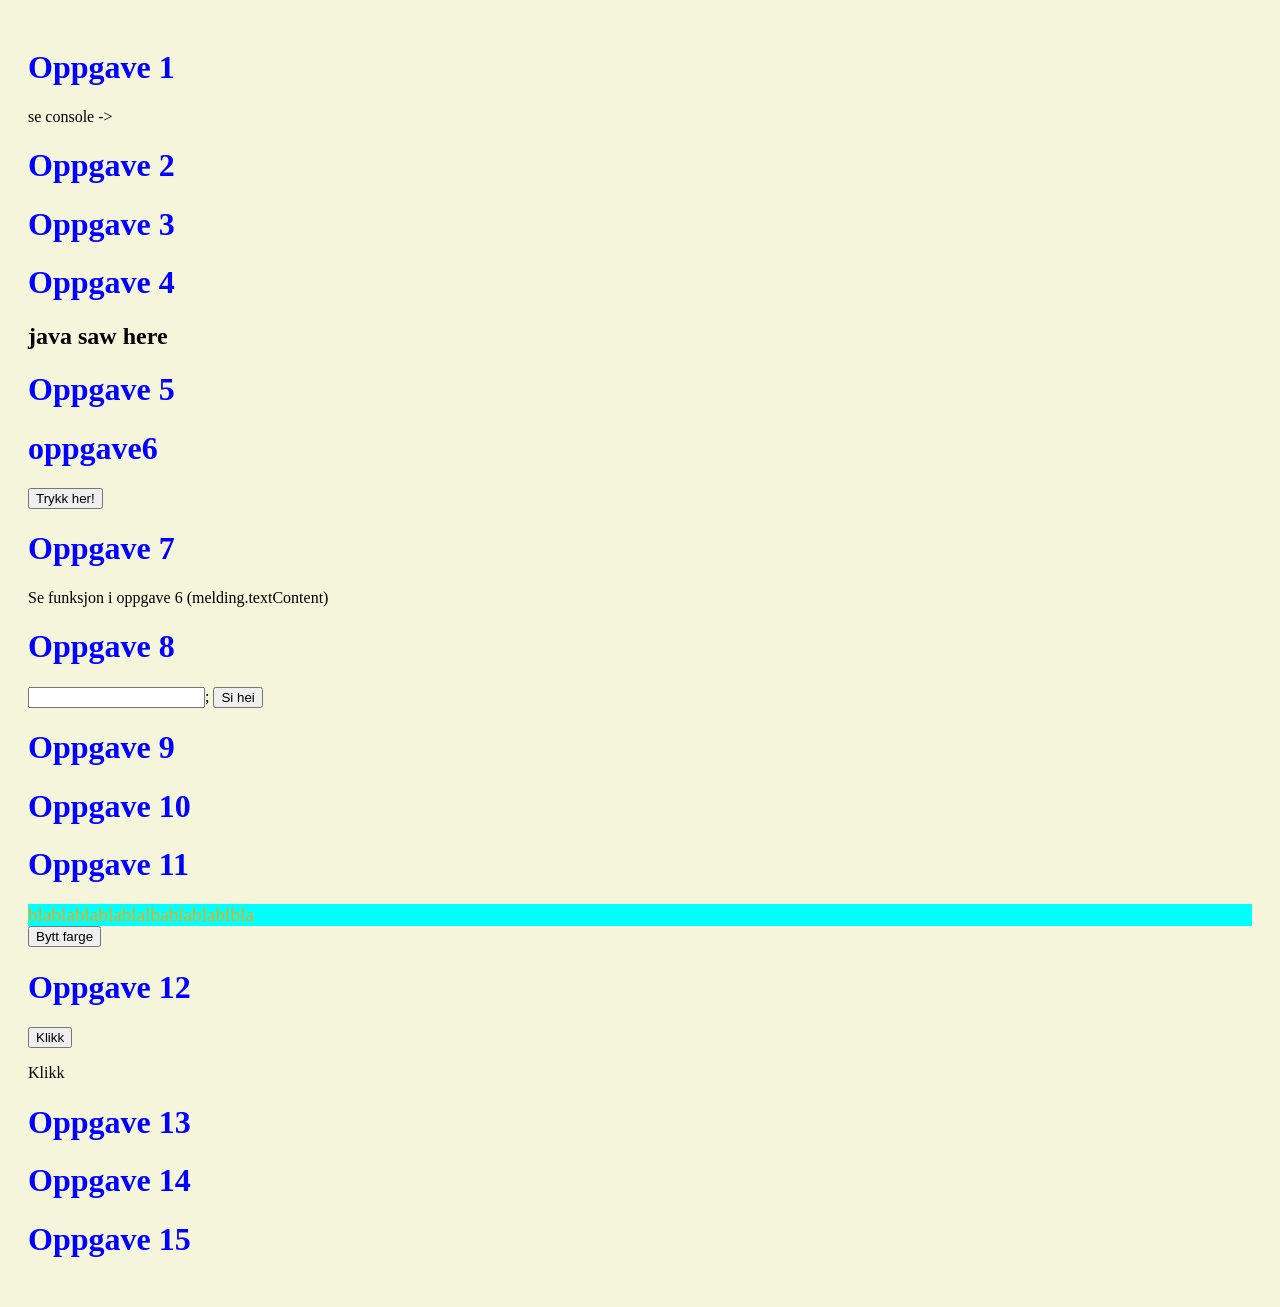
<file: Javascript1/index.html>
<!DOCTYPE html>
<html lang="en">
<head>
    <meta charset="UTF-8">
    <meta name="viewport" content="width=device-width, initial-scale=1.0">
    <title>Java Script</title>
    <style>
        body{ background-color: beige; padding: 20px;}
        h1 { color: blue; font-family: 'Times New Roman', Times, serif;}
    </style>
</head>
<body>

    <h1>Oppgave 1</h1>
    <script>
        let resultat = 0;
        console.log (resultat);
        resultat++;
        console.log (resultat);
    </script>

    <p>se console -></p>
    
    <h1>Oppgave 2</h1>
    <script>
        const navn = "sigma";
        console.log (navn);
    </script>

    <h1>Oppgave 3</h1>
    <script>
        const alder = 20;
        const elev = true;
        let tom;
        console.log (typeof(navn));
        console.log(typeof(alder));
        console.log(typeof(elev));
        console.log(typeof(tom));
    </script>

    <h1>Oppgave 4</h1>
        <h2 id="melding">ingen melding enna</h2>
    <script>
        const melding = document.querySelector("#melding");
        console.log(melding.innerHTML);
    </script>

    <h1>Oppgave 5</h1>
    <script>
        melding.textContent = "java saw here";
        console.log(melding.textContent);
    </script>

    <h1>oppgave6</h1>
    <script>
        function visMelding(){
            console.log("knappen ble trykket!");
            melding.textContent = "du trykket pa knappen";
        }
    </script>
    <button onclick="visMelding()">Trykk her!</button>

    <h1>Oppgave 7</h1>
    <p>Se funksjon i oppgave 6 (melding.textContent)</p>


    <h1>Oppgave 8</h1>
    <script>
        function siHei(){
            const navnInput = document.querySelector("#navn");
            const heiMelding = document.querySelector("#outputNavn");
            heiMelding.textContent = "AYO " + navnInput.value + "!";
        }
    </script>
    <input type="text" id="navn">;
    <button onclick="siHei()">Si hei</button>
    <p id="outputNavn"></p>


    <h1>Oppgave 9</h1>
    <script>
        function lagHilsen(navn){
            let tekst = "hei " + navn + "!";
            return tekst;
        }
        const oppg9Tekst = lagHilsen("ola");
        console.log(oppg9Tekst);
    </script>


    <h1>Oppgave 10</h1>
    <script>
        function lagHilsen2(navn, alder){
            console.log(typeof(alder));
            let tekst = "hei " + navn + "!" + alder;
            return tekst;
        }
        const oppg10Tekst = lagHilsen2("olga", 30);
        console.log(oppg10Tekst);
    </script>


    <h1>Oppgave 11</h1>
    <style>
        .boks{ background-color: aqua; font-size: 1.2em; color: orange;}
    </style>
    <script>
        function byttFarge(){
            const boks = document.querySelector("#boks");
            boks.style.backgroundColor = "yellow";
            boks.style.fontSize = "1.4em";
            boks.style.color = "darkgrey";
        }
    </script>
    <div class="boks" id="boks">blablablablablalbablablablbla</div>
    <button onclick="byttFarge()">Bytt farge</button>


    <h1>Oppgave 12</h1>
    <script>
        let antallKlikk = 0;
        function klikker(){
            antallKlikk++;
            const teller = document.querySelector("#teller");
            teller.textContent = "Klikket " + antallKlikk + " ganger";
        }
    </script>
    <button onclick="klikker()">Klikk</button>
    <p id="teller">Klikk</p>


    <h1>Oppgave 13</h1>
    <script>
        const nyElev = {
            navn: "max", alder: 20, klasse: "2ITA", erElev: true,
            presenter() {
                return "jeg heter " + this.navn + " og g[r] i " + this.klasse + " klasse.";
            }
        }
        console.log(typeof(nyElev));
        console.log(nyElev);
        console.log(nyElev.navn);
    </script>


    <h1>Oppgave 14</h1>
    <script>
        console.log(nyElev.presenter());
    </script>


    <h1>Oppgave 15</h1>
    <script>
        
    </script>

</body>
</html>
</file>
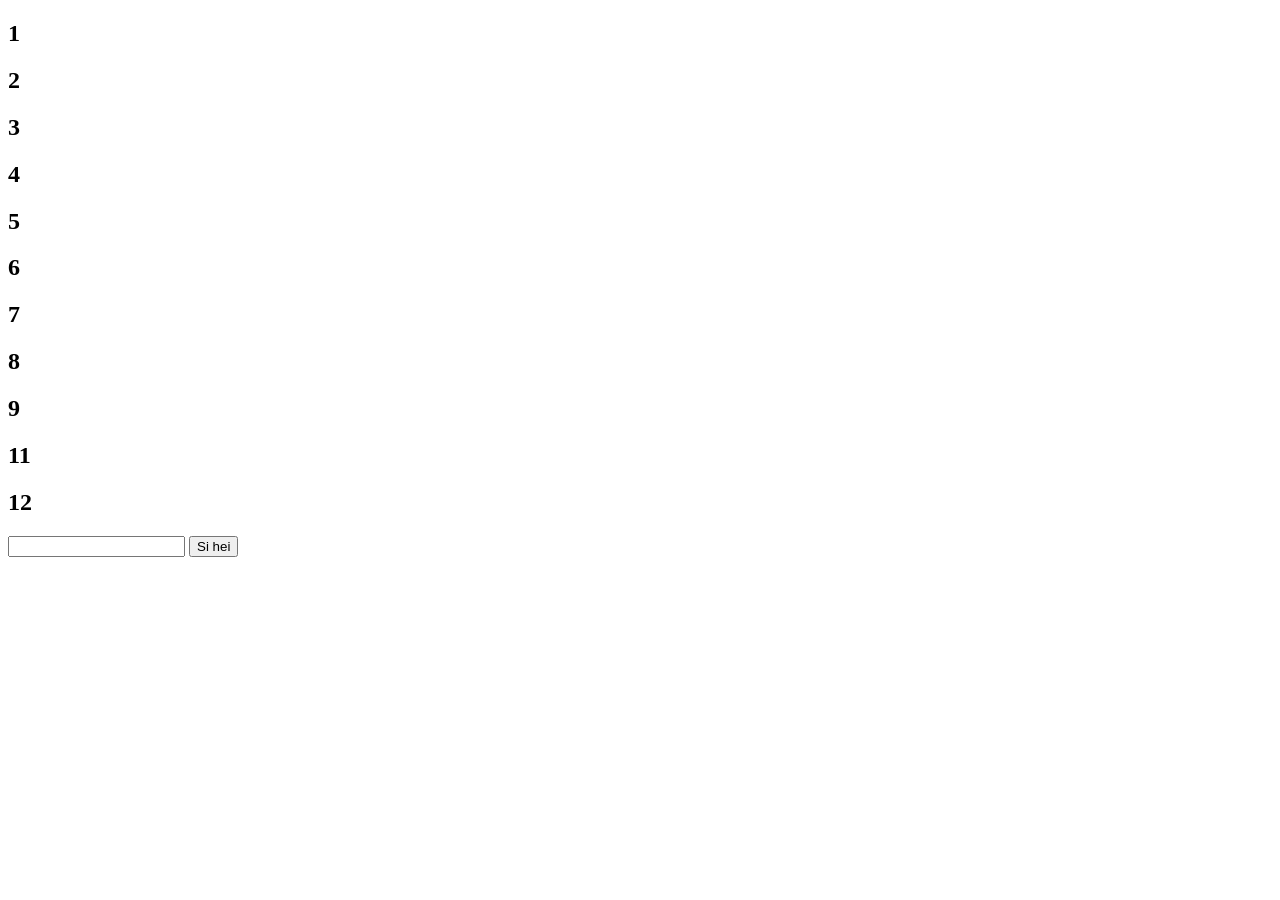
<file: JavascriptFunk/index.html>
<!DOCTYPE html>
<html lang="en">
<head>
    <meta charset="UTF-8">
    <meta name="viewport" content="width=device-width, initial-scale=1.0">
    <title>Document</title>
</head>
<body>
    <h2>1</h2>
    <script>
        function siHei(){
            console.log("Hei");
        }
        siHei();
    </script>

    <h2>2</h2>
    <script>
        for(i=0;i<3;i++){
            siHei();
        }
    </script>

    <h2>3</h2>
    <script>
        function siHei3(navn){
            console.log("Hei " + navn);
        }
        siHei3("Ola");
    </script>
    
    <h2>4</h2>
    <script>
        function presenter4(navn, alder){
            console.log(navn + " " + alder + " ar");
        }
        presenter4("Sigma", 228)
    </script>

    <h2>5</h2>
    <script>
        function funk5(navn){
            return "hei " + navn + " !";
        }
        console.log(funk5("Per"));
    </script>


    <h2>6</h2>
    <script>
        function rop6(tekst){
            return tekst.toUpperCase();
        }
        console.log(rop6("Hei"));
    </script>

    <h2>7</h2>
    <script>
        function rop7(tekst){
            return tekst.toLowerCase();
        }
        console.log(rop7("Hei"));
    </script>

    <h2>8</h2>
    <script>
        function tellTegn8(tekst){
            console.log(tekst.length);
        }
        tellTegn8("SixSeven");
    </script>

    <h2>9</h2>
    <script>
        function bok9(tekst){
            console.log(tekst[0]);
        }
        bok9("Programmering");
    </script>


    <h2>11</h2>
    <script>
        function elevInfo11(navn, klasse){
            console.log(`${navn} gar i klasse ${klasse}`);
        }
        elevInfo11("Ola", "2ITA");
    </script>


    <H2>12</H2>
    <script>
        function siHei12(){
            const navn = document.querySelector("#navnInput12");
            const resultat = document.querySelector("#resultat12");

            resultat.innerHTML = `Hei ${navn.value} !`;
        }
    </script>
    <input type="text" id="navnInput12">
    <button onclick="siHei12()">Si hei</button>
    <div id="resultat12"></div>



</body>
</html>
</file>
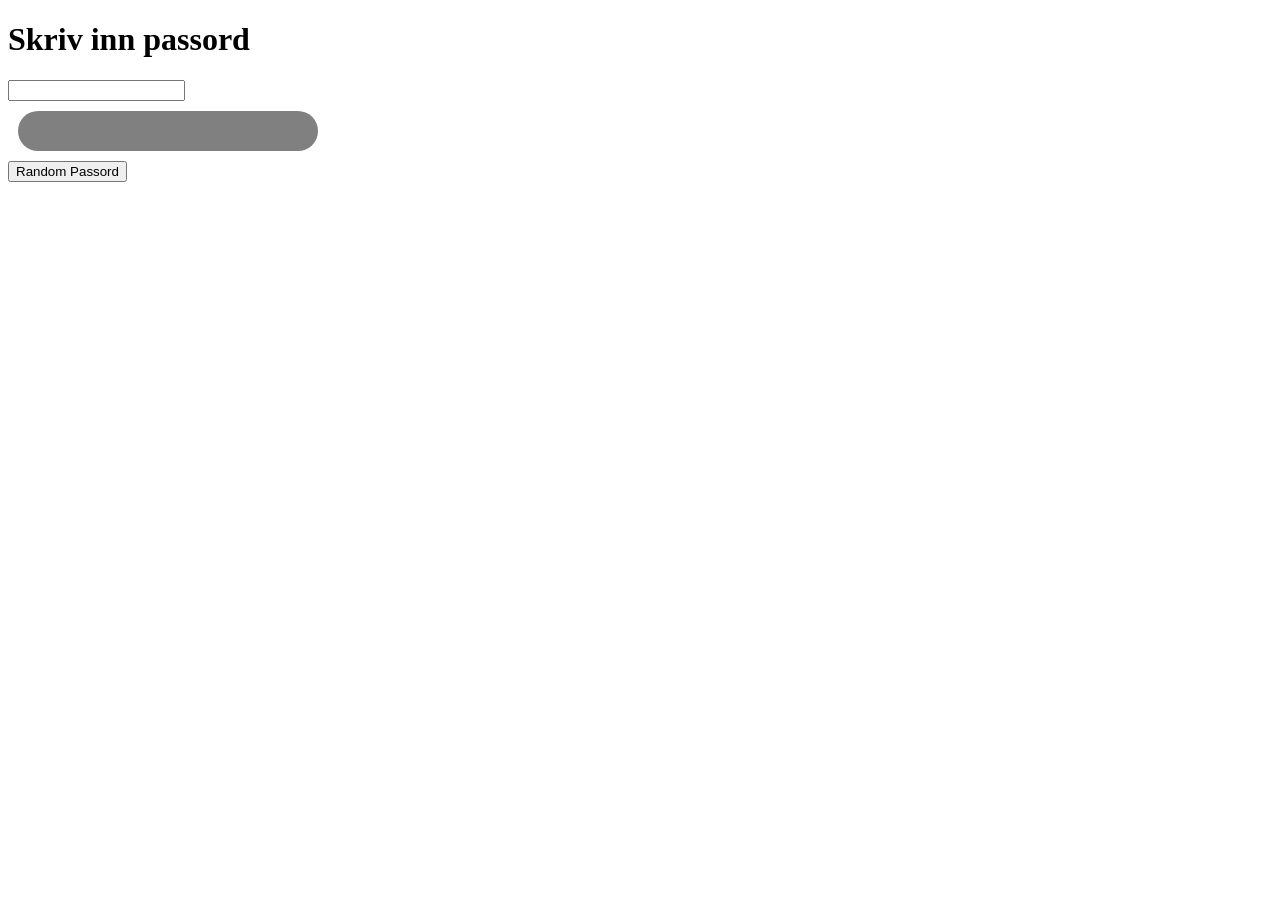
<file: Passord/index.html>
<!DOCTYPE html>
<html lang="en">
<head>
    <meta charset="UTF-8">
    <meta name="viewport" content="width=device-width, initial-scale=1.0">
    <link rel="stylesheet" href="style.css">
    <title>Document</title>
</head>
<body>
    <h1>Skriv inn passord</h1>
    <input id="passwordID" type="text">
    <div id="Poloska"></div>
    <button onclick="RandPas">Random Passord</button>
    <script src="script.js"></script>
</body>
</html>
</file>
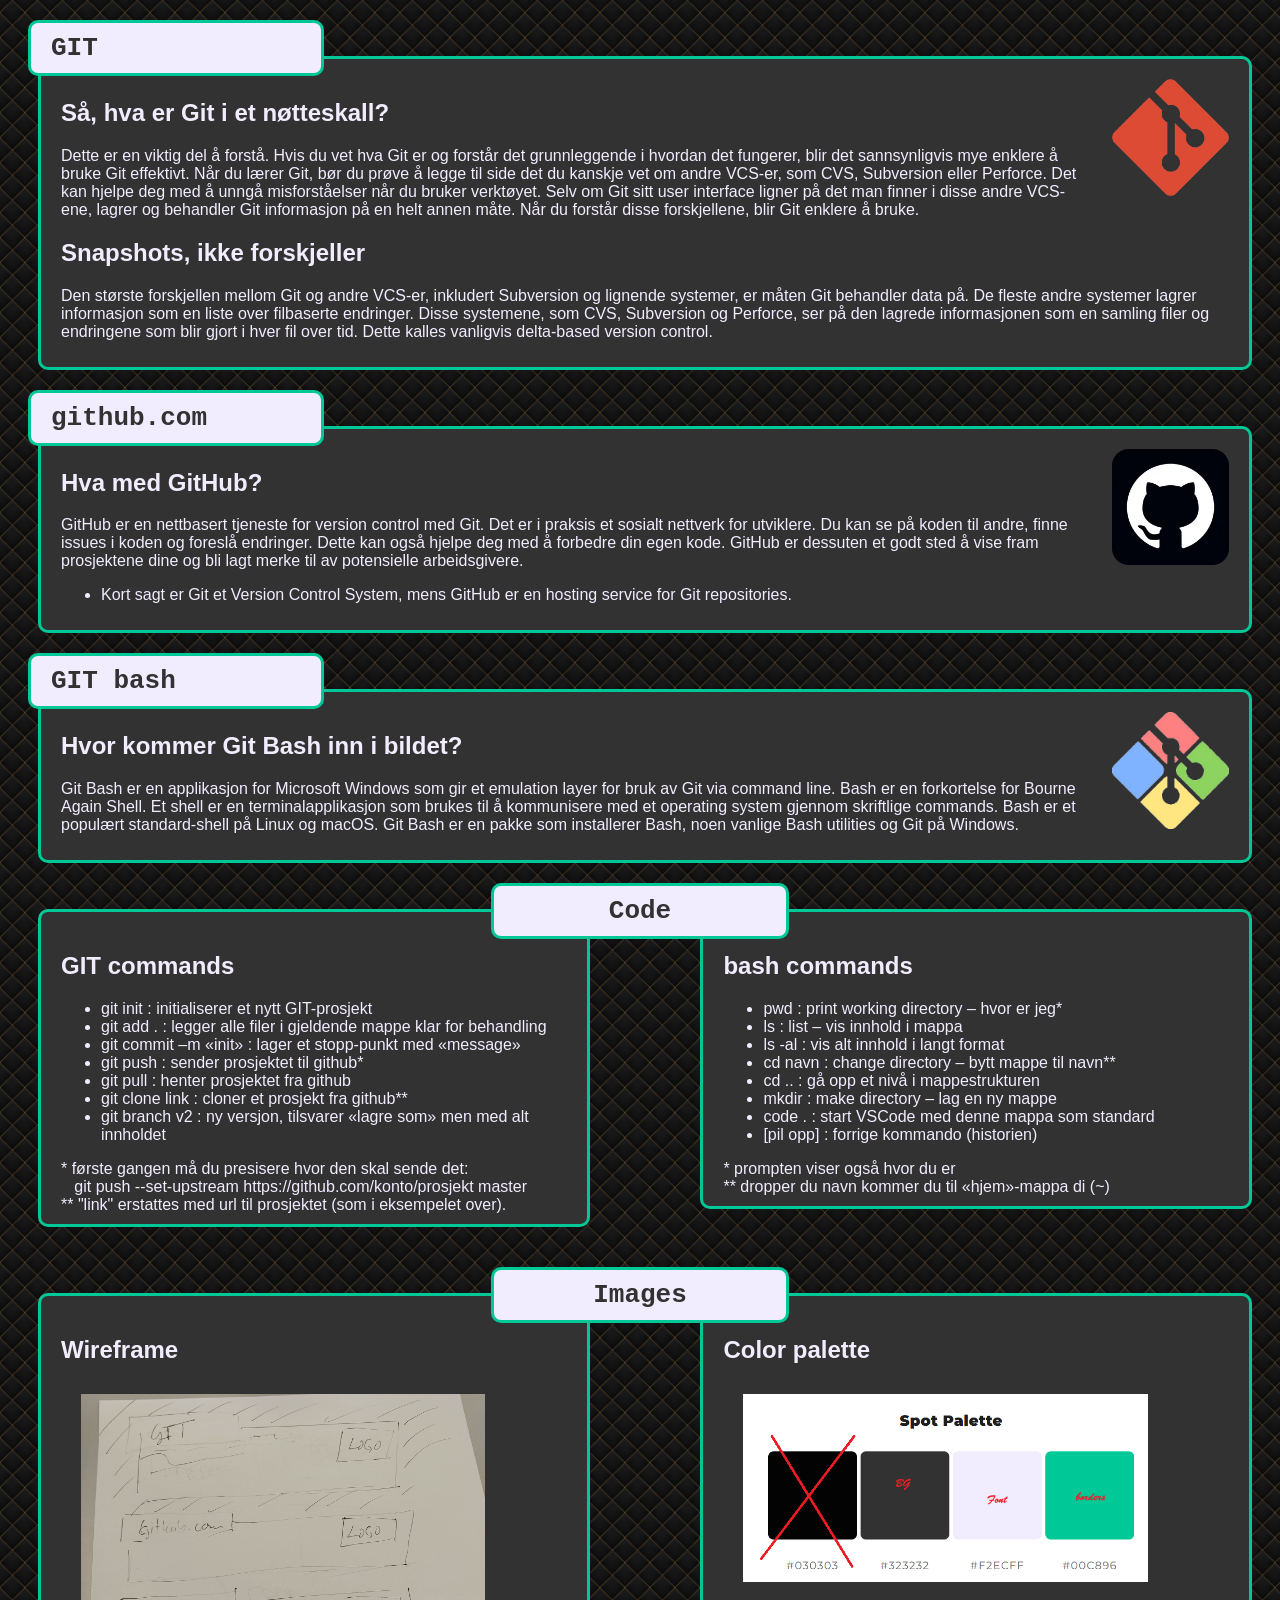
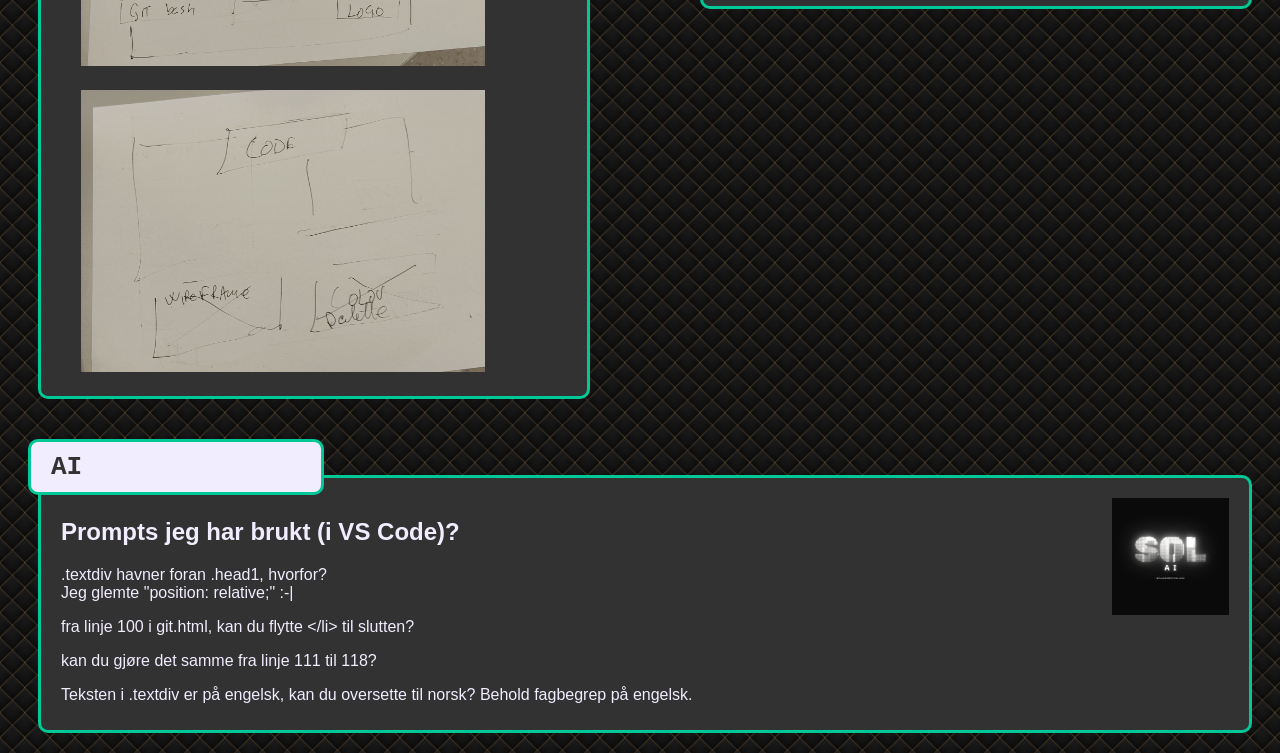
<file: git.html>
<!DOCTYPE html>
<html lang="en">
<head>
    <meta charset="UTF-8">
    <meta name="viewport" content="width=device-width, initial-scale=1.0">
    <title>GIT</title>
    <style>
        body {
            background: #323232 url(img/bg.png);
            color: #f2ecff;
        }
        .head1 {
            border: 3px solid #00c896;
            border-radius: 10px;
            padding: 10px 20px;
            background: #f2ecff;
            color: #323232;
            margin: 20px 75% -20px 20px;
            position: relative;
            z-index: 2;
            font-family: monospace;
            font-weight: 900;
            font-size: 2em;
        }
        .textdiv {
            border: 3px solid #00c896;
            border-radius: 10px;
            padding: 20px 20px 10px 20px;
            background: #323232;
            color: #f2ecff;
            margin: -10px 20px 20px 30px;
            position: relative;
            z-index: 1;
            font-family: helvetica, sans-serif;
        }
        img {
            width: 10%;
            float: right;
            padding-left: 20px;
        }
        .head2 {
            border: 3px solid #00c896;
            border-radius: 10px;
            padding: 10px 20px;
            background: #f2ecff;
            color: #323232;
            margin: 20px auto -20px auto;
            position: relative;
            z-index: 2;
            font-family: monospace;
            font-weight: 900;
            font-size: 2em;
            text-align: center;
            width: 20%
        }
        .codediv {
            border: 3px solid #00c896;
            border-radius: 10px;
            padding: 20px 20px 10px 20px;
            background: #323232;
            color: #f2ecff;
            margin: -10px 20px 20px 30px;
            position: relative;
            z-index: 1;
            font-family: helvetica, sans-serif;
            width: 40%;
        }
        .doc {
            width: 80%;
            float: none;
            margin: 10px auto;
        }
    </style>
</head>
<body>
    <div class="head1">GIT</div>
    <div class="textdiv">
        <img src="img/git-icon.png" alt="GIT">
        <h2>Så, hva er Git i et nøtteskall?</h2>
        <p>Dette er en viktig del å forstå. Hvis du vet hva Git er og forstår det grunnleggende i hvordan det fungerer, blir det sannsynligvis mye enklere å bruke Git effektivt. Når du lærer Git, bør du prøve å legge til side det du kanskje vet om andre VCS-er, som CVS, Subversion eller Perforce. Det kan hjelpe deg med å unngå misforståelser når du bruker verktøyet. Selv om Git sitt user interface ligner på det man finner i disse andre VCS-ene, lagrer og behandler Git informasjon på en helt annen måte. Når du forstår disse forskjellene, blir Git enklere å bruke.</p>
        <h2>Snapshots, ikke forskjeller</h2>
        <p>Den største forskjellen mellom Git og andre VCS-er, inkludert Subversion og lignende systemer, er måten Git behandler data på. De fleste andre systemer lagrer informasjon som en liste over filbaserte endringer. Disse systemene, som CVS, Subversion og Perforce, ser på den lagrede informasjonen som en samling filer og endringene som blir gjort i hver fil over tid. Dette kalles vanligvis delta-based version control.</p>
    </div>
    <div class="head1">github.com</div>
    <div class="textdiv">
        <img src="img/github.png" alt="github.com">
        <h2>Hva med GitHub?</h2>
        <p>GitHub er en nettbasert tjeneste for version control med Git. Det er i praksis et sosialt nettverk for utviklere. Du kan se på koden til andre, finne issues i koden og foreslå endringer. Dette kan også hjelpe deg med å forbedre din egen kode. GitHub er dessuten et godt sted å vise fram prosjektene dine og bli lagt merke til av potensielle arbeidsgivere.</p>
        <p><ul><li>Kort sagt er Git et Version Control System, mens GitHub er en hosting service for Git repositories.</li></ul></p>
    </div>
    <div class="head1">GIT bash</div>
    <div class="textdiv">
        <img src="img/git-bash.png" alt="git bash.com">
        <h2>Hvor kommer Git Bash inn i bildet?</h2>
        <p>Git Bash er en applikasjon for Microsoft Windows som gir et emulation layer for bruk av Git via command line. Bash er en forkortelse for Bourne Again Shell. Et shell er en terminalapplikasjon som brukes til å kommunisere med et operating system gjennom skriftlige commands. Bash er et populært standard-shell på Linux og macOS. Git Bash er en pakke som installerer Bash, noen vanlige Bash utilities og Git på Windows.</p>
    </div>
    <div class="head2">Code</div>
    <div class="codediv" style="float: left;">
        <h2>GIT commands</h2>
        <ul>
            <li>git init : initialiserer et nytt GIT-prosjekt</li>
            <li>git add . : legger alle filer i gjeldende mappe klar for behandling</li>
            <li>git commit –m «init» : lager et stopp-punkt med «message»</li>
            <li>git push : sender prosjektet til github*</li>
            <li>git pull : henter prosjektet fra github</li>
            <li>git clone link : cloner et prosjekt fra github**</li>
            <li>git branch v2 : ny versjon, tilsvarer «lagre som» men med alt innholdet</li>
        </ul>
        * første gangen må du presisere hvor den skal sende det:<br />
        	&nbsp;&nbsp;&nbsp;git push --set-upstream https://github.com/konto/prosjekt master<br />
        ** "link" erstattes med url til prosjektet (som i eksempelet over).
    </div>
    <div class="codediv" style="float: right;">
        <h2>bash commands</h2>
        <ul>
            <li>pwd : print working directory – hvor er jeg*</li>
            <li>ls : list – vis innhold i mappa</li>
            <li>ls -al : vis alt innhold i langt format</li>
            <li>cd navn : change directory – bytt mappe til navn**</li>
            <li>cd .. : gå opp et nivå i mappestrukturen</li>
            <li>mkdir : make directory – lag en ny mappe</li>
            <li>code . : start VSCode med denne mappa som standard</li>
            <li>[pil opp] : forrige kommando (historien)</li>
        </ul>
        * prompten viser også hvor du er<br />
        ** dropper du navn kommer du til «hjem»-mappa di (~)
    </div>
    <br clear="all" />
    <div class="head2">Images</div>
    <div class="codediv" style="float: left;">
        <h2>Wireframe</h2>
        <img src="img/wf1.jpg" class="doc" alt=""><br />
        <img src="img/wf2.jpg" class="doc" alt="">
    </div>
    <div class="codediv" style="float: right;">
        <h2>Color palette</h2>
        <img src="img/palette.png" class="doc" alt="">
    </div>
    <br clear="all" />
    <div class="head1">AI</div>
    <div class="textdiv">
        <img src="img/brainzee_logo.jpg" alt="SOL">
        <h2>Prompts jeg har brukt (i VS Code)?</h2>
        <p>.textdiv havner foran .head1, hvorfor?<br />Jeg glemte "position: relative;" :-|</p>
        <p>fra linje 100 i git.html, kan du flytte &lt;/li&gt; til slutten?</p>
        <p>kan du gjøre det samme fra linje 111 til 118?</p>
        <p>Teksten i .textdiv er på engelsk, kan du oversette til norsk? Behold fagbegrep på engelsk.</p>
    </div>

</body>
</html>
</file>
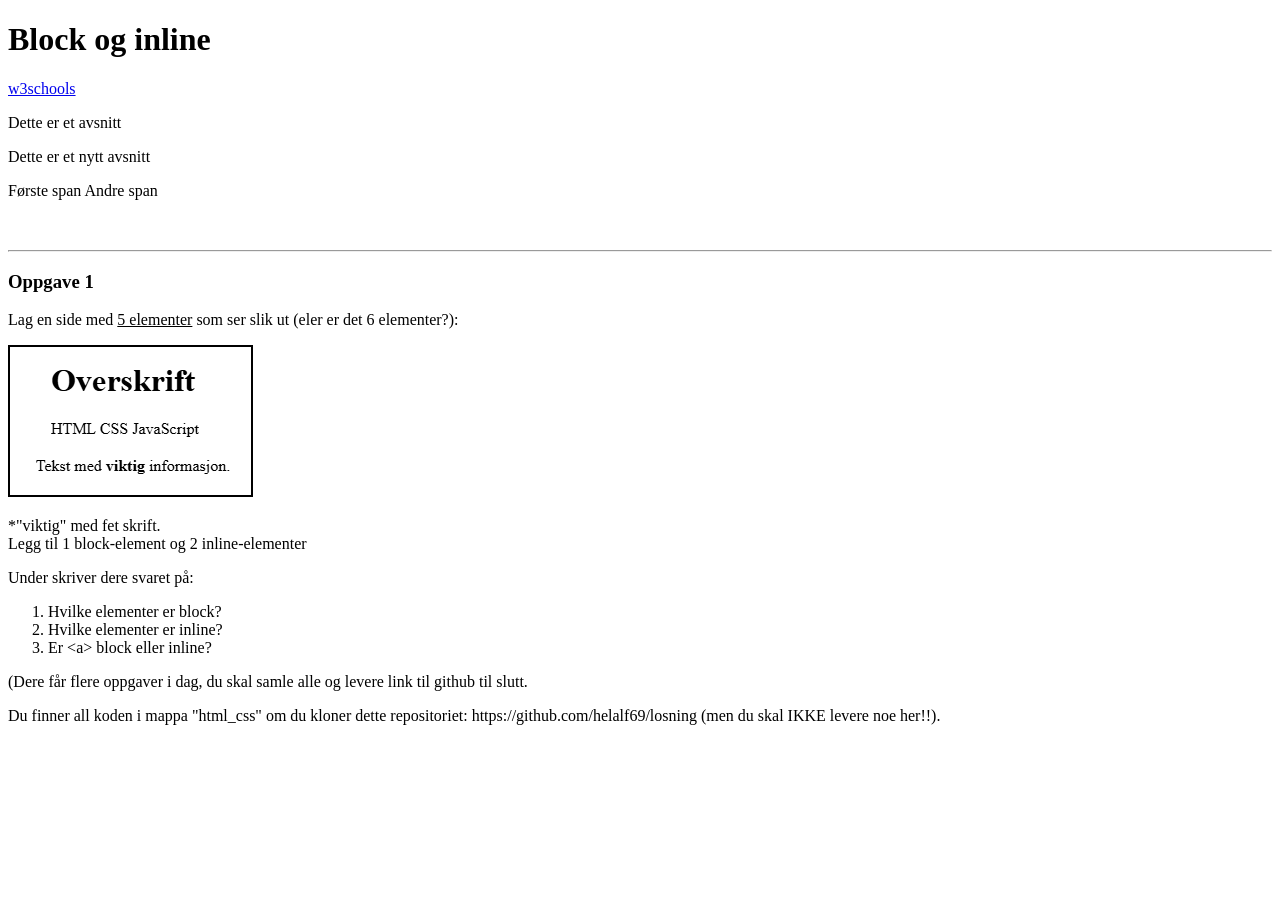
<file: html_css/block_inline.html>
<!DOCTYPE html>
<html lang="en">
<head>
    <meta charset="UTF-8">
    <meta name="viewport" content="width=device-width, initial-scale=1.0">
    <title>Repetisjon</title>
</head>
<body>
    <h1>Block og inline</h1>
    
    <a href="https://www.w3schools.com/html/html_blocks.asp">w3schools</a>

    <p>Dette er et avsnitt</p>
    <p>Dette er et nytt avsnitt</p>
    <span>Første span</span>
    <span>Andre span</span>

    <hr style="margin-top: 50px"/>  
    <h3>Oppgave 1</h3>
    <p>Lag en side med <u>5 elementer</u> som ser slik ut (eler er det 6 elementer?):</p>
    <img src="oppg1.png" alt="" style="border: solid black 2px;">
    <p>*"viktig" med fet skrift.<br />Legg til 1 block-element og 2 inline-elementer</p>
    <p>Under skriver dere svaret på:</p>
    <ol>
        <li>Hvilke elementer er block?</li>
        <li>Hvilke elementer er inline?</li>
        <li>Er &lt;a&gt; block eller inline?</li>
    </ol>
    <p>(Dere får flere oppgaver i dag, du skal samle alle og levere link til github til slutt.</p>
    <p>Du finner all koden i mappa "html_css" om du kloner dette repositoriet: https://github.com/helalf69/losning (men du skal IKKE levere noe her!!).</p>
</body>
</html>
</file>
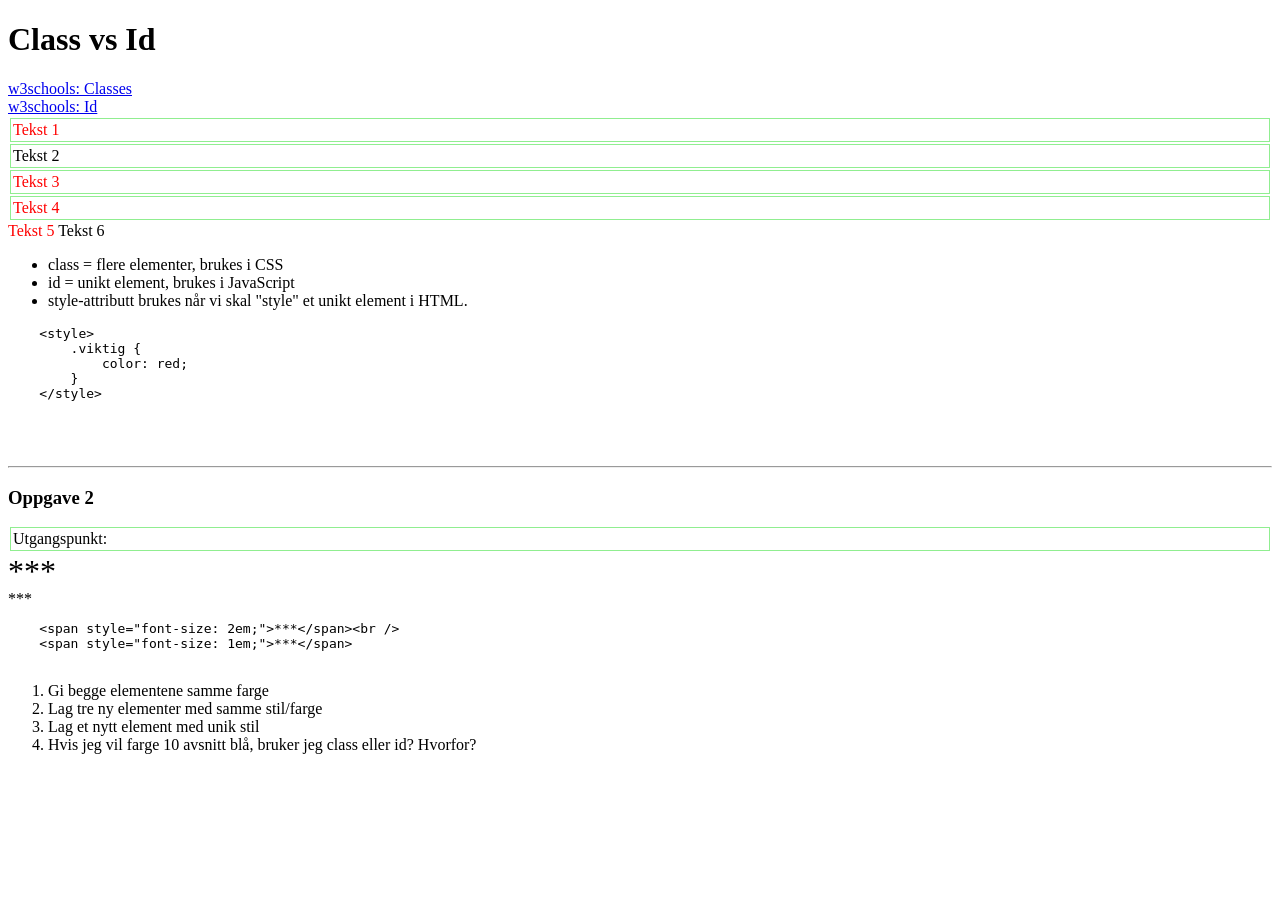
<file: html_css/class_id.html>
<!DOCTYPE html>
<html lang="en">
<head>
    <meta charset="UTF-8">
    <meta name="viewport" content="width=device-width, initial-scale=1.0">
    <title>Repetisjon</title>
    <style>
        p {
            padding: 2px;
            margin: 2px;
            border: solid 1px lightgreen;
        }
        .viktig {
            color: red;
        }
    </style>
</head>
<body>
    <h1>Class vs Id</h1>
    
    <a href="https://www.w3schools.com/html/html_classes.asp">w3schools: Classes</a><br />
    <a href="https://www.w3schools.com/html/html_id.asp">w3schools: Id</a>

    <p class="viktig">Tekst 1</p>
    <p>Tekst 2</p>
    <p class="viktig">Tekst 3</p>
    <p class="viktig">Tekst 4</p>
    <span class="viktig">Tekst 5</span>
    <span>Tekst 6</span>

    <ul>
        <li>class = flere elementer, brukes i CSS</li>
        <li>id = unikt element, brukes i JavaScript</li>
        <li>style-attributt brukes når vi skal "style" et unikt element i HTML.</li>
    </ul>
    <pre>
    &lt;style&gt;
        .viktig {
            color: red;
        }
    &lt;/style&gt;
    </pre>

    <hr style="margin-top: 50px"/>  
    <h3>Oppgave 2</h3>
    <p>Utgangspunkt:</p>
    <span style="font-size: 2em;">***</span><br />
    <span style="font-size: 1em;">***</span>
    <pre>
    &lt;span style="font-size: 2em;"&gt;***&lt;/span&gt;&lt;br /&gt;
    &lt;span style="font-size: 1em;"&gt;***&lt;/span&gt;
    </pre>
    <ol>
        <li>Gi begge elementene samme farge</li>
        <li>Lag tre ny elementer med samme stil/farge</li>
        <li>Lag et nytt element med unik stil</li>
        <li>Hvis jeg vil farge 10 avsnitt blå, bruker jeg class eller id? Hvorfor?</li>
    </ol>

</body>
</html>
</file>
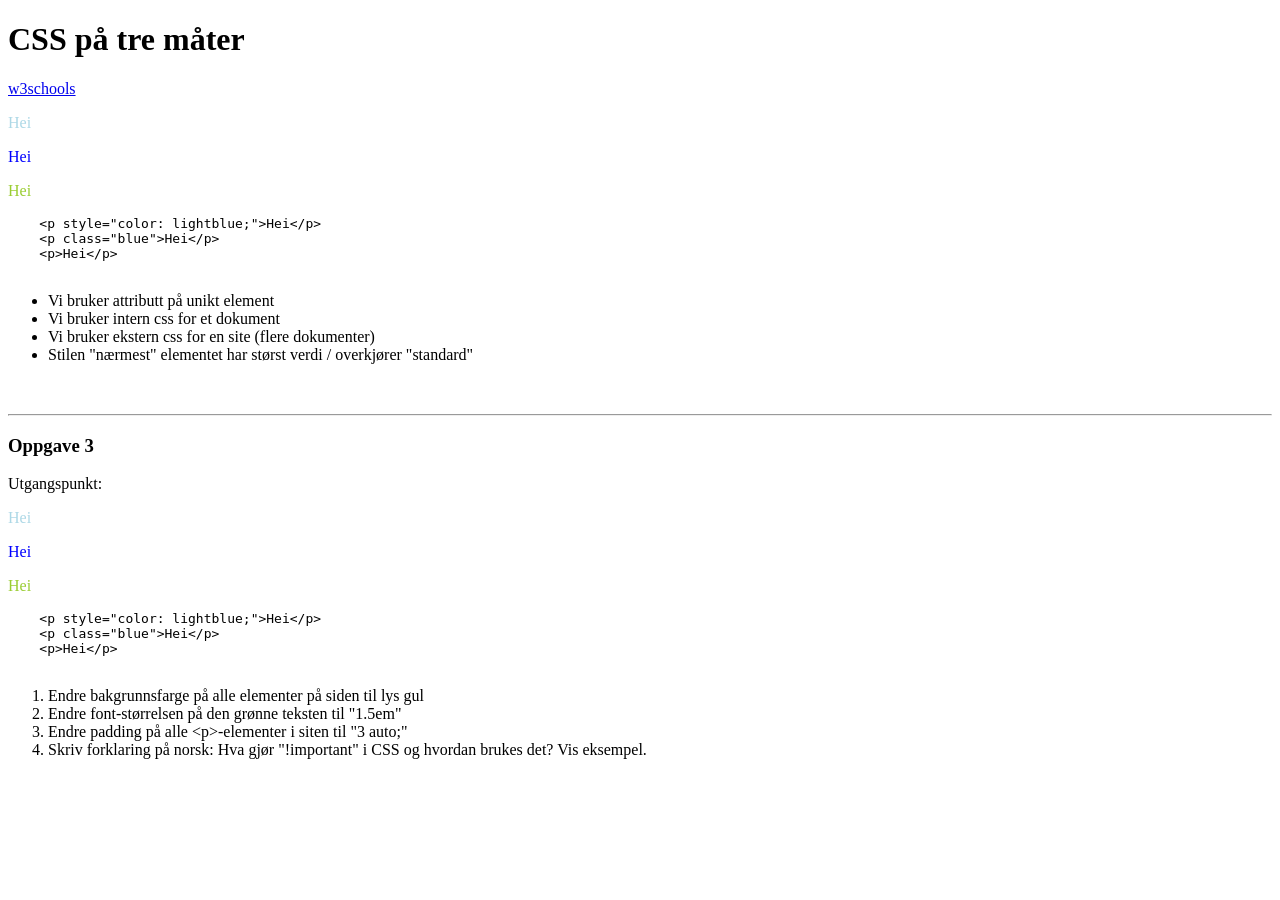
<file: html_css/css_3_ways.html>
<!DOCTYPE html>
<html lang="en">
<head>
    <meta charset="UTF-8">
    <meta name="viewport" content="width=device-width, initial-scale=1.0">
    <title>Repetisjon</title>
    <link rel="stylesheet" href="my_css.css">
    <style>
        .blue {
            color: blue
        }
    </style>
</head>
<body>
    <h1>CSS på tre måter</h1>
    
    <a href="https://www.w3schools.com/html/html_css.asp">w3schools</a>

    <p style="color: lightblue;">Hei</p>
    <p class="blue">Hei</p>
    <p>Hei</p>

    <pre>
    &lt;p style="color: lightblue;"&gt;Hei&lt;/p&gt;
    &lt;p class="blue"&gt;Hei&lt;/p&gt;
    &lt;p&gt;Hei&lt;/p&gt;
    </pre>

    <ul>
        <li>Vi bruker attributt på unikt element</li>
        <li>Vi bruker intern css for et dokument</li>
        <li>Vi bruker ekstern css for en site (flere dokumenter)</li>
        <li>Stilen "nærmest" elementet har størst verdi / overkjører "standard"</li>
    </ul>

    <hr style="margin-top: 50px"/>  
    <h3>Oppgave 3</h3>
    <p style="color: black;">Utgangspunkt:</p>
    <p style="color: lightblue;">Hei</p>
    <p class="blue">Hei</p>
    <p>Hei</p>

    <pre>
    &lt;p style="color: lightblue;"&gt;Hei&lt;/p&gt;
    &lt;p class="blue"&gt;Hei&lt;/p&gt;
    &lt;p&gt;Hei&lt;/p&gt;
    </pre>

    <ol>
        <li>Endre bakgrunnsfarge på alle elementer på siden til lys gul</li>
        <li>Endre font-størrelsen på den grønne teksten til "1.5em"</li>
        <li>Endre padding på alle &lt;p&gt;-elementer i siten til "3 auto;"</li>
        <li>Skriv forklaring på norsk: Hva gjør "!important" i CSS og hvordan brukes det? Vis eksempel.</li>
    </ol>

</body>
</html>
</file>
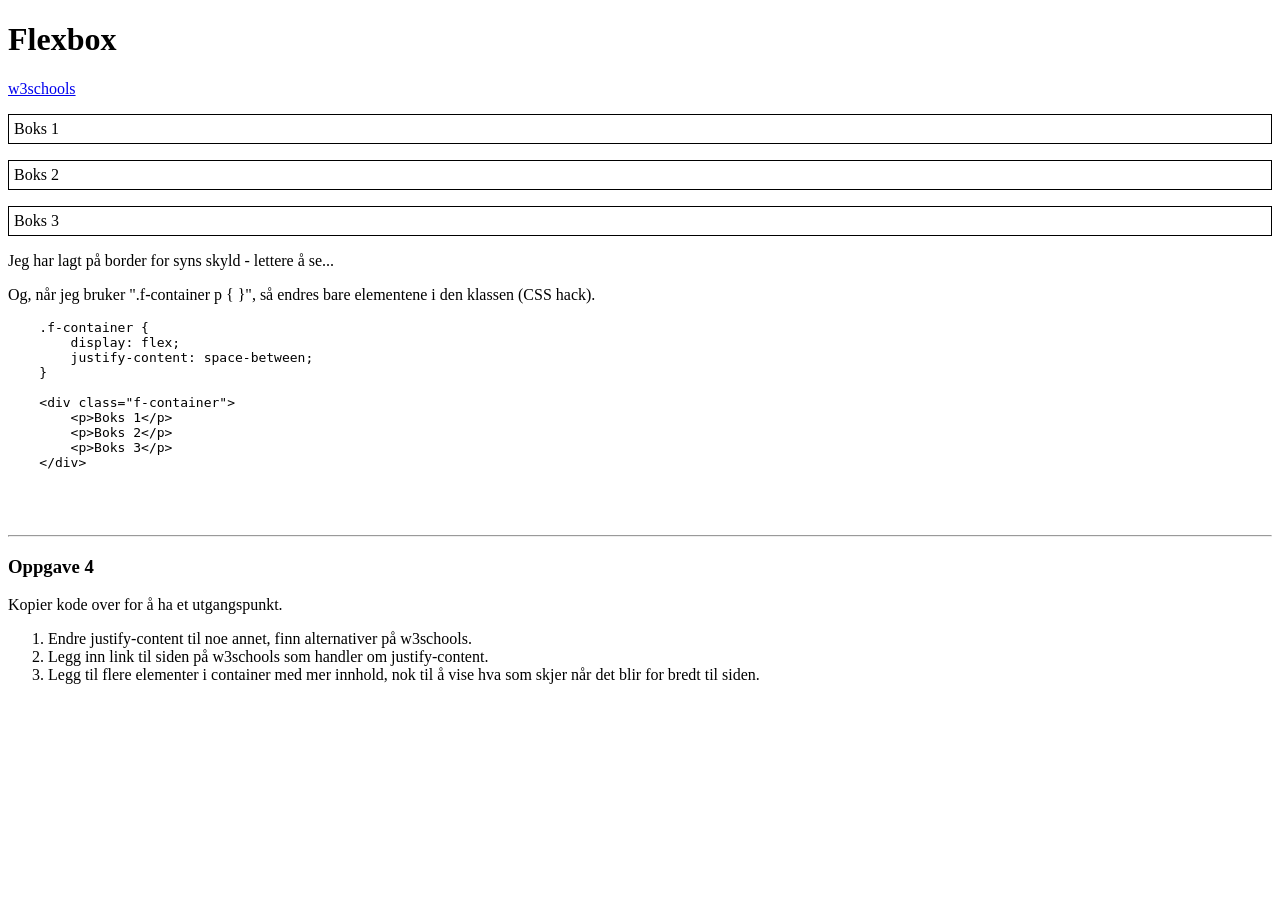
<file: html_css/flexbox.html>
<!DOCTYPE html>
<html lang="en">
<head>
    <meta charset="UTF-8">
    <meta name="viewport" content="width=device-width, initial-scale=1.0">
    <title>Repetisjon</title>
    <style>
        .container_ {
            display: flex;
            justify-content: space-around;
        }
        .container p {
            border: solid black 1px;
            padding: 5px;
        }
    </style>
</head>
<body>
    <h1>Flexbox</h1>

    <a href="https://www.w3schools.com/css/css3_flexbox.asp">w3schools</a>

    <div class="container">
        <p>Boks 1</p>
        <p>Boks 2</p>
        <p>Boks 3</p>
    </div>

    <p>Jeg har lagt på border for syns skyld - lettere å se...</p>
    <p>Og, når jeg bruker ".f-container p { }", så endres bare elementene i den klassen (CSS hack).</p>
    
    <pre>
    .f-container {
        display: flex;
        justify-content: space-between;
    }

    &lt;div class="f-container"&gt;
        &lt;p&gt;Boks 1&lt;/p&gt;
        &lt;p&gt;Boks 2&lt;/p&gt;
        &lt;p&gt;Boks 3&lt;/p&gt;
    &lt;/div&gt;
    </pre>

    <hr style="margin-top: 50px"/>  
    <h3>Oppgave 4</h3>
    <p>Kopier kode over for å ha et utgangspunkt.</p>
    <ol>
        <li>Endre justify-content til noe annet, finn alternativer på w3schools.</li>
        <li>Legg inn link til siden på w3schools som handler om justify-content.</li>
        <li>Legg til flere elementer i container med mer innhold, nok til å vise hva som skjer når det blir for bredt til siden.</li>
    </ol>

</body>
</html>
</file>
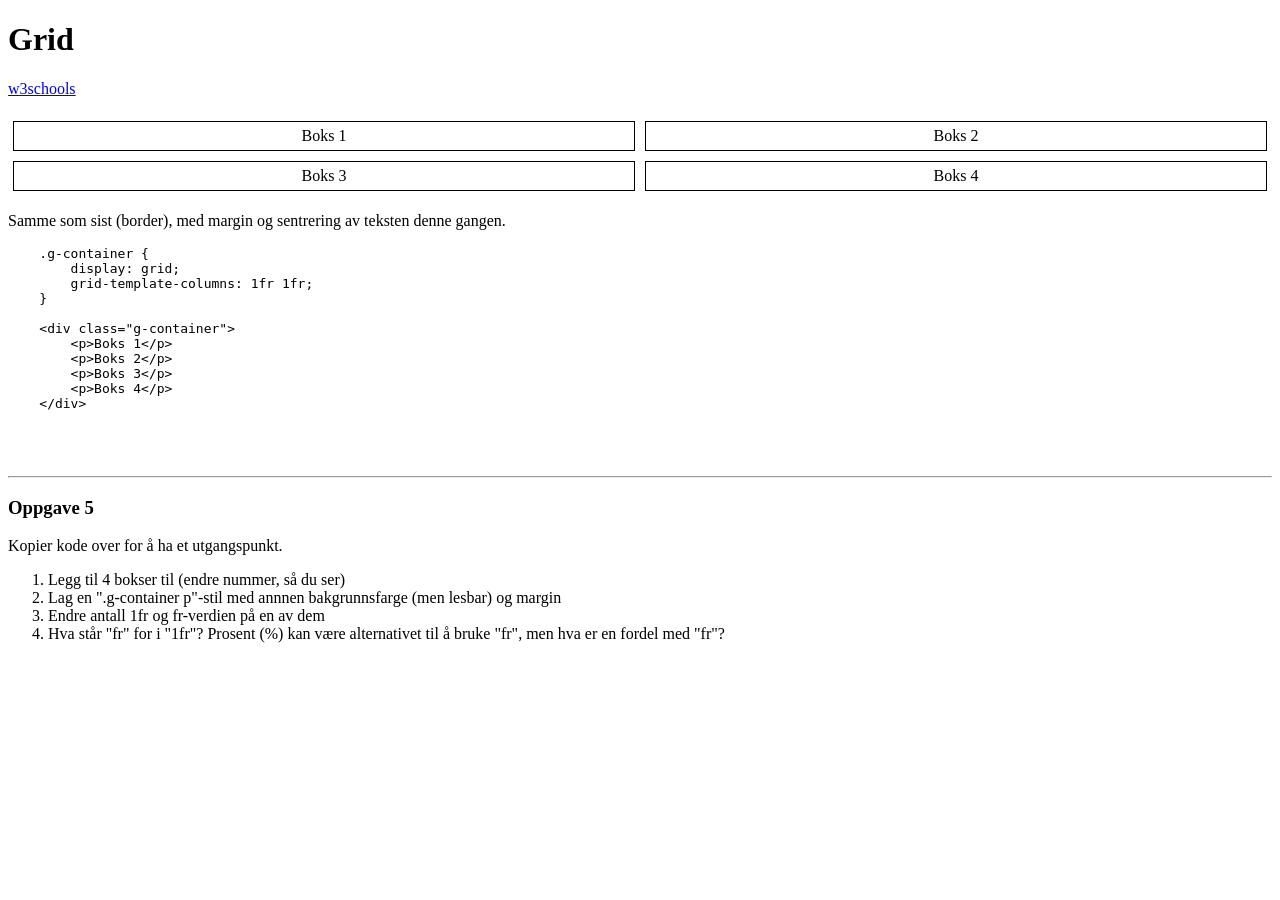
<file: html_css/grid.html>
<!DOCTYPE html>
<html lang="en">
<head>
    <meta charset="UTF-8">
    <meta name="viewport" content="width=device-width, initial-scale=1.0">
    <title>Repetisjon</title>
    <style>
        .container{
            display:grid;
            grid-template-columns: 1fr 1fr;
        }
        .container p {
            border: solid black 1px;
            padding: 5px;
            margin: 5px;
            text-align: center;
        }

    </style>
</head>
<body>
    <h1>Grid</h1>

    <a href="https://www.w3schools.com/css/css_grid.asp">w3schools</a>

    <div class="container" style="margin-top: 18px;">
        <p>Boks 1</p>
        <p>Boks 2</p>
        <p>Boks 3</p>
        <p>Boks 4</p>
    </div>

    <p>Samme som sist (border), med margin og sentrering av teksten denne gangen.</p>
    
    <pre>
    .g-container {
        display: grid;
        grid-template-columns: 1fr 1fr;
    }

    &lt;div class="g-container"&gt;
        &lt;p&gt;Boks 1&lt;/p&gt;
        &lt;p&gt;Boks 2&lt;/p&gt;
        &lt;p&gt;Boks 3&lt;/p&gt;
        &lt;p&gt;Boks 4&lt;/p&gt;
    &lt;/div&gt;
    </pre>

    <hr style="margin-top: 50px"/>  
    <h3>Oppgave 5</h3>
    <p>Kopier kode over for å ha et utgangspunkt.</p>
    <ol>
        <li>Legg til 4 bokser til (endre nummer, så du ser)</li>
        <li>Lag en ".g-container p"-stil med annnen bakgrunnsfarge (men lesbar) og margin</li>
        <li>Endre antall 1fr og fr-verdien på en av dem</li>
        <li>Hva står "fr" for i "1fr"? Prosent (%) kan være alternativet til å bruke "fr", men hva er en fordel med "fr"?</li>
    </ol>


</body>
</html>
</file>
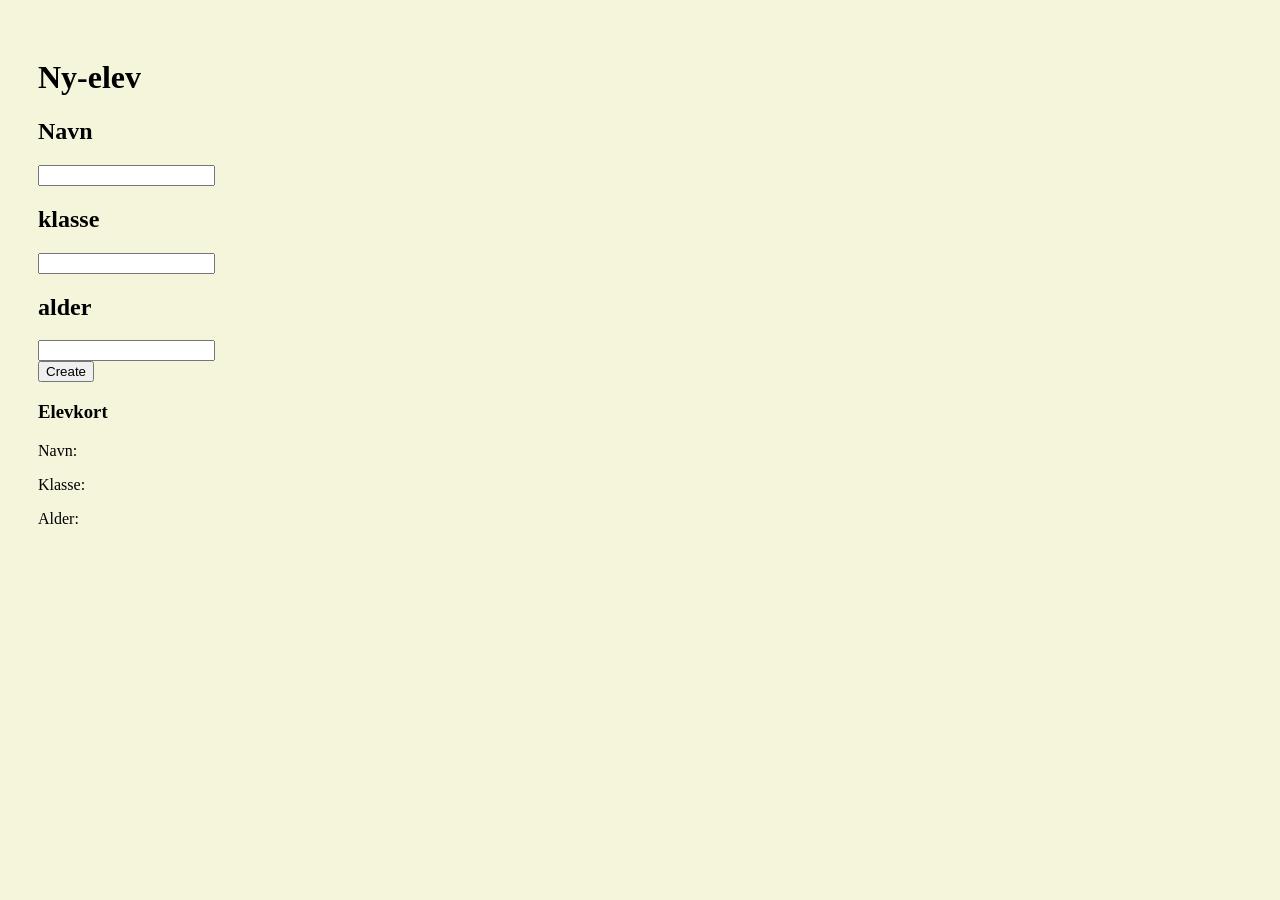
<file: Javascript1/oppgave15.html>
<!DOCTYPE html>
<html lang="en">
<head>
    <meta charset="UTF-8">
    <meta name="viewport" content="width=device-width, initial-scale=1.0">
    <title>opp15</title>
    <style>
        body{background-color: beige; padding: 30px;}
    </style>
</head>
<body>

    <h1>Ny-elev</h1>
    <h2>Navn</h2>
    <input id="navn">
    <h2>klasse</h2>
    <input id="klasse">
    <h2>alder</h2>
    <input id="alder">

    <br>
    <button id="ny">Create</button>


    <div id="kort">
        <h3>Elevkort</h3>
        <p>Navn:<span id="visNavn"></span></p>
        <p>Klasse:<span id="visKlasse"></span></p>
        <p>Alder:<span id="visAlder"></span></p>

        <p id="pres"></p>
    </div>


    <script>
        document.getElementById("ny").addEventListener("click", function() { //jeg gjorde det som i GLua XD
            const navn = document.getElementById("navn").value;
            const alder = document.getElementById("alder").value;
            const klasse = document.getElementById("klasse").value;
            const elev = {
                navn: navn, alder: alder, klasse: klasse,

                presenter: function(){
                    return this.navn + " 21 " + this.klasse + "32" + this.alder;
                }
            };

            document.getElementById("visNavn").textContent = elev.navn; // dette tar element som har visNavn(som har ikke noe inholdet) id og gi inholdet som er i const elev som tar det fra inputet
            document.getElementById("visAlder").textContent = elev.alder;
            document.getElementById("visKlasse").textContent = elev.klasse;
            document.getElementById("pres").textContent = elev.presenter();
    });
    </script>
</body>
</html>
</file>
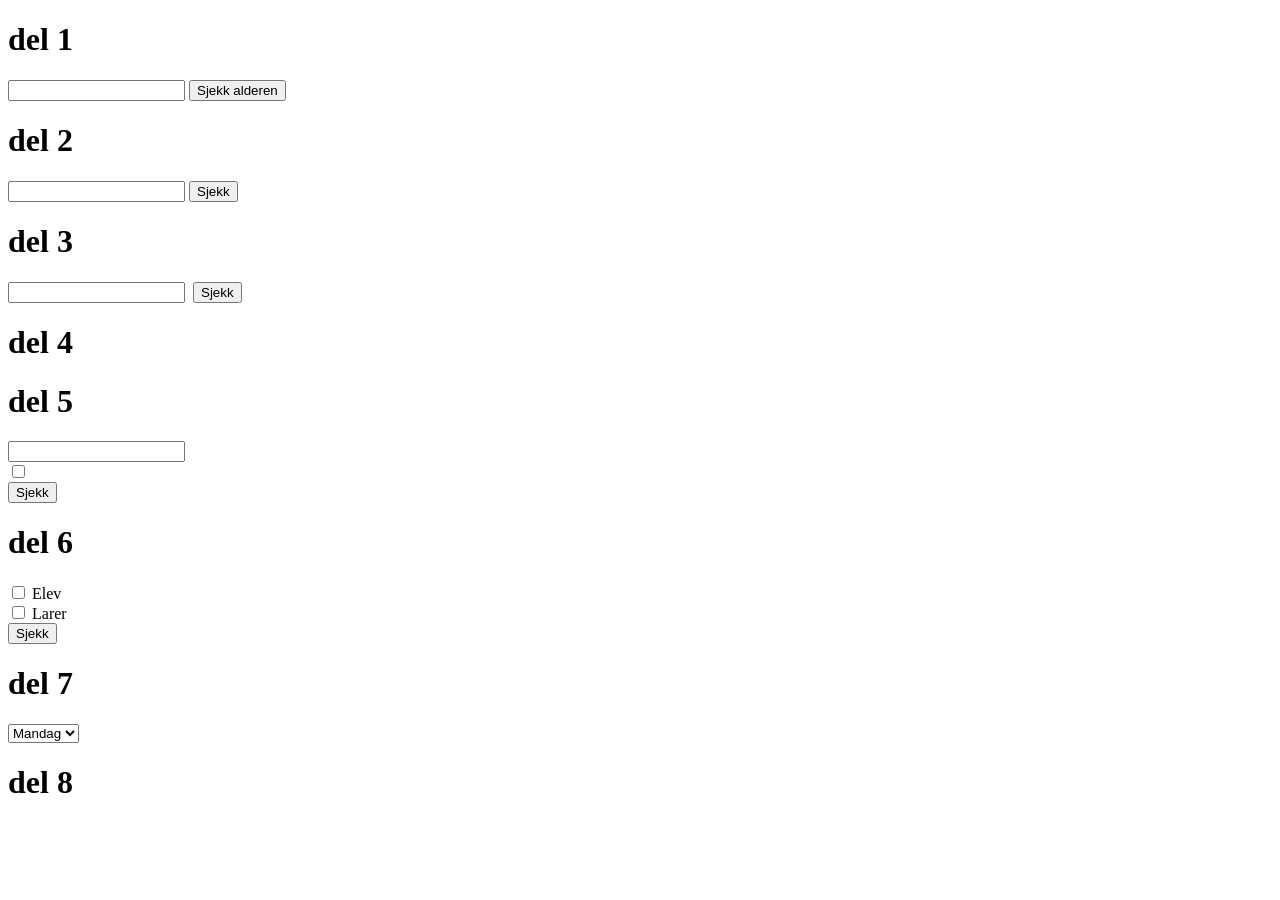
<file: Javascript2/kontroll.html>
<!DOCTYPE html>
<html lang="en">
<head>
    <meta charset="UTF-8">
    <meta name="viewport" content="width=device-width, initial-scale=1.0">
    <title>Document</title>
</head>
<body>
    
    <h1>del 1</h1>
    <script>
        function sjekkAlderen1(){
            const inputFelt = document.querySelector("#alder1");
            const alder = inputFelt.value;
            const resultat = document.querySelector("#resultat1")

            if(alder >= 18){
                resultat.innerHTML = "Du er myndig";
                console.log("du er myndig");
            }
            else {
                resultat.innerHTML = "Du er IKKE myndig";
                console.log("ikke myndig");
            }
        }
    </script>
    <input type="text" id="alder1">&nbsp;<button id="sjekk1" onclick="sjekkAlderen1()">Sjekk alderen</button>
    <p id="resultat1"></p>

    
    <h1>del 2</h1>
    <script>
        function sjekkTemp2(){
            const inputFelt = document.querySelector("#temp2")
            if(inputFelt.value >= 15){
                console.log("det er varmt ute");
            }
            else{
                console.log("det er kaldt ute");
            }
        }
    </script>
    <input type="text" id="temp2">&nbsp;<button onclick="sjekkTemp2()">Sjekk</button>


    <h1>del 3</h1>
    <script>
        function sjekkKarakter3(){
            const karakter = document.querySelector("#karakter3").value;
            if(karakter > 90){
                console.log("du fikk karakteren A 8===D");
            }
            else if(karakter >80){
                console.log("du fikk karakteren B")
            }
            else if(karakter >70){
                console.log("du fikk karakteren C")
            }
            else if(karakter >60){
                console.log("du fikk karakteren D")
            }
            else{
                console.log("du fikk karakteren F, ikke best[tt]")
            }
        }
    </script>
    <input type="text" id="karakter3">&nbsp;
    <button onclick="sjekkKarakter3()">Sjekk</button>


    <h1>del 4</h1>
    <script>
        const alder4 = 17;
        const grense4 =19;
        const poeng4 = "100";
        const maksPoeng4 = 100;

        console.log("== " + (alder4 == grense4)); 
        console.log("!= " + (alder4 != grense4)); 

        console.log("> " + (alder4 > grense4)); 
        console.log("< " + (alder4 < grense4)); 

        console.log(">= " + (alder4 >= grense4)); 
        console.log("<= " + (alder4 <= grense4)); 

        console.log("== " + (poeng4 == maksPoeng4)); 
        console.log("=== " + (poeng4 === maksPoeng4)); 
    </script>


    <h1>del 5</h1>
    <script>
        function sjekkBillet5(){
            const alder = document.querySelector("#alder5").value;
            const billet = document.querySelector("#billet5").checked;
            console.log(alder + " og " + billet);

            if(alder >= 16 && billet == true){
                console.log("du slipper inn")
            }
            else{
                console.log("stopp n[]")
            }
        }
    </script>
    <input type="text" id="alder5"><br>
    <input type="checkbox" id="billet5" placeholder="Har du billet?"><br>
    <button onclick="sjekkBillet5()">Sjekk</button>


    <h1>del 6</h1>
    <script>
        function sjekkTilgang6(){
            const elev = document.querySelector("#elev6").checked;
            const larer = document.querySelector("#larer6").checked;
            const resultat = document.querySelector("#resultat6");

            if ((elev == true || larer == true) && elev != larer){
                resultat.innerHTML = "Du har tilgang";
            }
            else{
                resultat.innerHTML = "Du har IKKE tilgang";
            }

        }
    </script>
    <input type="checkbox" id="elev6"> Elev<br>
    <input type="checkbox" id="larer6"> Larer<br>
    <button onclick="sjekkTilgang6()">Sjekk</button>
    <p id="resultat6"></p>

    <h1>del 7</h1>
    <script>
        function sjekkDag7(){
            const dag = document.querySelector("#ukeDag7").value;
            const resultat = document.querySelector("#resultat7");
            resultat.innerHTML = dag;
        }
    </script>
    <select name="ukeDag7" id="ukeDag7" onchange="sjekkDag7">
        <option value="0">Mandag</option>
        <option value="1">Tirsdag</option>
        <option value="2">Onsdag</option>
        <option value="3">Torsdag</option>
        <option value="4">Fredag</option>
        <option value="5">lordag</option>
        <option value="6">Sondag</option>
    </select>
    <p id="resultat7"></p>


    <h1>del 8</h1>
    <script>
        for(let i = 0; i >= 10; i++){
            console.log(i);
        }
    </script>
</body>
</html>
</file>
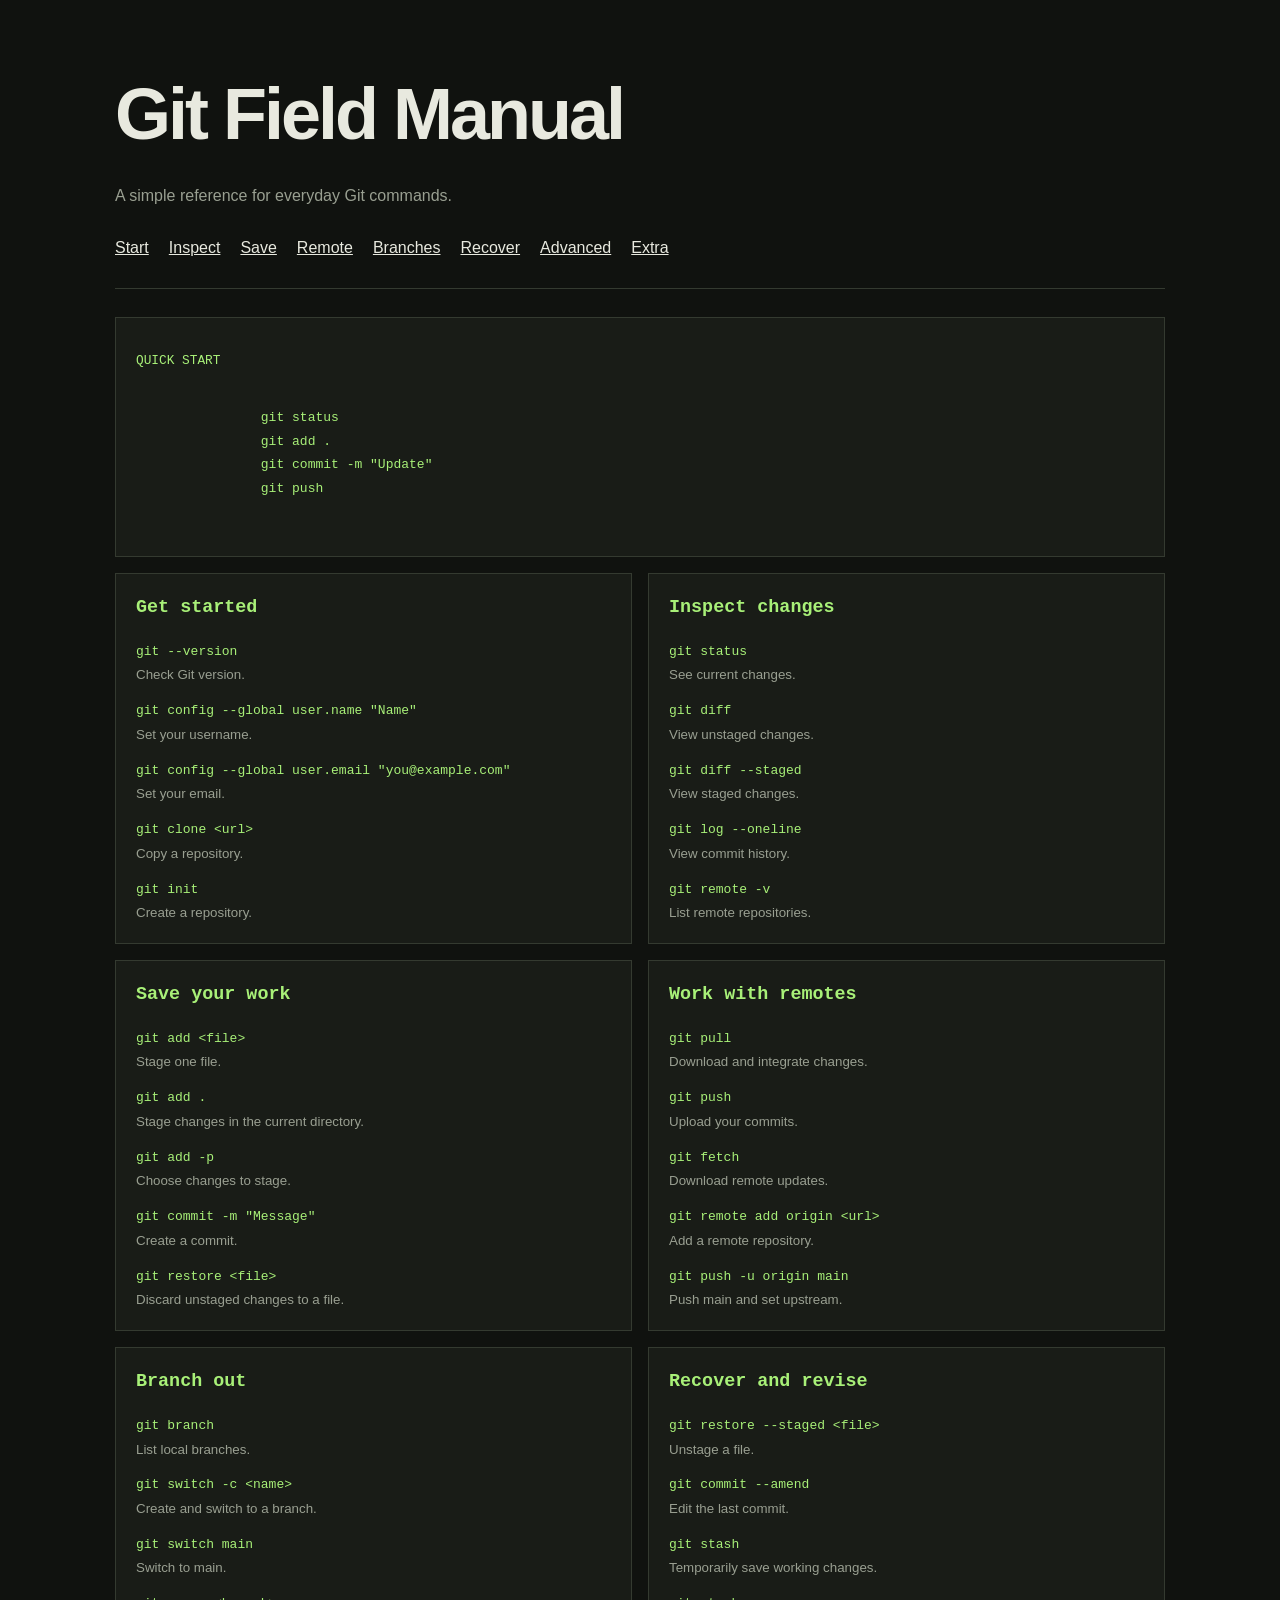
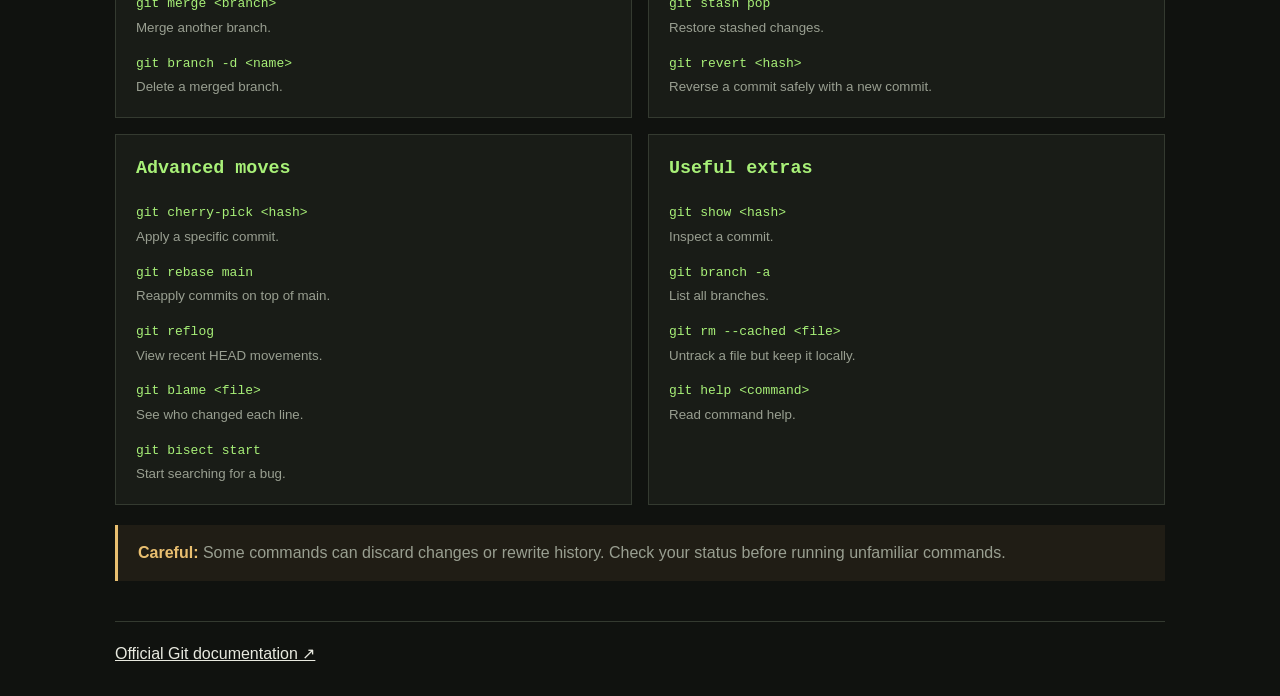
<file: Javascript2/vurderinghtmlcss.html>
<!DOCTYPE html>
<html lang="en">
<head>
    <meta charset="UTF-8">
    <meta name="viewport" content="width=device-width, initial-scale=1.0">
    <title>Git Manual</title>
    <link rel="stylesheet" href="stylevurdering.css">
</head>
<body>
    <header>
        <h1>Git Field Manual</h1>
        <p class="intro">A simple reference for everyday Git commands.</p>

        <nav>
        <a href="#start">Start</a>
        <a href="#inspect">Inspect</a>
        <a href="#save">Save</a>
        <a href="#remote">Remote</a>
        <a href="#branches">Branches</a>
        <a href="#recover">Recover</a>
        <a href="#advanced">Advanced</a>
        <a href="#extra">Extra</a>
        </nav>
    </header>

    <main>
        <section class="quick-start">
            <p class="label">QUICK START</p>
            <pre><code>
                git status
                git add .
                git commit -m "Update"
                git push
            </code></pre>
        </section>

        <div class="command-grid">
            <section id="start">
                <h2>Get started</h2>
                <p><code>git --version</code><small>Check Git version.</small></p>
                <p><code>git config --global user.name "Name"</code><small>Set your username.</small></p>
                <p><code>git config --global user.email "you@example.com"</code><small>Set your email.</small></p>
                <p><code>git clone &lt;url&gt;</code><small>Copy a repository.</small></p>
                <p><code>git init</code><small>Create a repository.</small></p>
            </section>

            <section id="inspect">
                <h2>Inspect changes</h2>
                <p><code>git status</code><small>See current changes.</small></p>
                <p><code>git diff</code><small>View unstaged changes.</small></p>
                <p><code>git diff --staged</code><small>View staged changes.</small></p>
                <p><code>git log --oneline</code><small>View commit history.</small></p>
                <p><code>git remote -v</code><small>List remote repositories.</small></p>
            </section>

            <section id="save">
                <h2>Save your work</h2>
                <p><code>git add &lt;file&gt;</code><small>Stage one file.</small></p>
                <p><code>git add .</code><small>Stage changes in the current directory.</small></p>
                <p><code>git add -p</code><small>Choose changes to stage.</small></p>
                <p><code>git commit -m "Message"</code><small>Create a commit.</small></p>
                <p><code>git restore &lt;file&gt;</code><small>Discard unstaged changes to a file.</small></p>
            </section>

            <section id="remote">
                <h2>Work with remotes</h2>
                <p><code>git pull</code><small>Download and integrate changes.</small></p>
                <p><code>git push</code><small>Upload your commits.</small></p>
                <p><code>git fetch</code><small>Download remote updates.</small></p>
                <p><code>git remote add origin &lt;url&gt;</code><small>Add a remote repository.</small></p>
                <p><code>git push -u origin main</code><small>Push main and set upstream.</small></p>
            </section>

            <section id="branches">
                <h2>Branch out</h2>
                <p><code>git branch</code><small>List local branches.</small></p>
                <p><code>git switch -c &lt;name&gt;</code><small>Create and switch to a branch.</small></p>
                <p><code>git switch main</code><small>Switch to main.</small></p>
                <p><code>git merge &lt;branch&gt;</code><small>Merge another branch.</small></p>
                <p><code>git branch -d &lt;name&gt;</code><small>Delete a merged branch.</small></p>
            </section>

            <section id="recover">
                <h2>Recover and revise</h2>
                <p><code>git restore --staged &lt;file&gt;</code><small>Unstage a file.</small></p>
                <p><code>git commit --amend</code><small>Edit the last commit.</small></p>
                <p><code>git stash</code><small>Temporarily save working changes.</small></p>
                <p><code>git stash pop</code><small>Restore stashed changes.</small></p>
                <p><code>git revert &lt;hash&gt;</code><small>Reverse a commit safely with a new commit.</small></p>
            </section>

            <section id="advanced">
                <h2>Advanced moves</h2>
                <p><code>git cherry-pick &lt;hash&gt;</code><small>Apply a specific commit.</small></p>
                <p><code>git rebase main</code><small>Reapply commits on top of main.</small></p>
                <p><code>git reflog</code><small>View recent HEAD movements.</small></p>
                <p><code>git blame &lt;file&gt;</code><small>See who changed each line.</small></p>
                <p><code>git bisect start</code><small>Start searching for a bug.</small></p>
            </section>

            <section id="extra">
                <h2>Useful extras</h2>
                <p><code>git show &lt;hash&gt;</code><small>Inspect a commit.</small></p>
                <p><code>git branch -a</code><small>List all branches.</small></p>
                <p><code>git rm --cached &lt;file&gt;</code><small>Untrack a file but keep it locally.</small></p>
                <p><code>git help &lt;command&gt;</code><small>Read command help.</small></p>
            </section>
        </div>

            <aside>
                <strong>Careful:</strong> Some commands can discard changes or rewrite history. Check your status before running unfamiliar commands.
            </aside>
    </main>

    <footer>
        <a href="https://git-scm.com/docs">Official Git documentation ↗</a>
    </footer>
</body>
</html>
</file>
<file: Passord/style.css>
/*body {
    background-color: rgb(6, 30, 52);
    
}*/
#Poloska {
    margin: 10px;
    width: 300px;
    height: 40px;
    border-radius: 20px;
    background-color: gray;
}
</file>
<file: html_css/my_css.css>
p {
    color: yellowgreen;
}
</file>
<file: Javascript2/stylevurdering.css>
* {
  box-sizing: border-box;
}

:root { /* liksom cache`ing farger i gLua*/
  --background: #10120f;
  --panel: #191c17;
  --text: #e8e9df;
  --muted: #999f91;
  --accent: #a8f078;
  --line: #343a30;
}

body {
  margin: 0;
  background: var(--background);
  color: var(--text);
  font-family: Arial, sans-serif;
  line-height: 1.5;
}

header,
main,
footer {
  width: min(1050px, calc(100% - 40px));
  margin: 0 auto;
}

header {
  padding: 48px 0 28px;
  border-bottom: 1px solid var(--line);
}

.label,
h2 {
  color: var(--accent);
  font-family: monospace;
  font-size: 0.8rem;
}

h1 {
  margin: 12px 0;
  font-size: clamp(2.2rem, 6vw, 4.5rem);
  letter-spacing: -3px;
}

h1 span {
  color: var(--accent);
}

.intro,
small {
  color: var(--muted);
}

nav {
  display: flex;
  flex-wrap: wrap;
  gap: 12px 20px;
  margin-top: 28px;
}

a {
  color: var(--text);
}

a:hover {
  color: var(--accent);
}


.quick-start,
.command-grid section {
  padding: 20px;
  border: 1px solid var(--line);
  background: var(--panel);
}

.quick-start {
  margin: 28px 0 16px;
}

pre,
code {
  font-family: monospace;
}

pre {
  overflow-x: auto;
  color: var(--accent);
  line-height: 1.8;
}

.command-grid {
  display: grid;
  grid-template-columns: repeat(2, minmax(0, 1fr));
  gap: 16px;
}

h2 {
  display: flex;
  gap: 12px;
  margin: 0 0 20px;
  font-size: 1.15rem;
}

.command-grid p {
  margin: 16px 0 0;
}

.command-grid code {
  display: block;
  color: var(--accent);
  overflow-wrap: anywhere;
}

small {
  display: block;
  margin-top: 4px;
}

aside {
  margin: 20px 0 40px;
  padding: 16px 20px;
  border-left: 3px solid #e9bf70;
  background: #201d15;
  color: var(--muted);
}

aside strong {
  color: #e9bf70;
}

footer {
  display: flex;
  justify-content: space-between;
  gap: 16px;
  padding: 20px 0 30px;
  border-top: 1px solid var(--line);
}

@media (max-width: 650px) {
  header,
  main,
  footer {
    width: calc(100% - 28px);
  }

  .command-grid {
    grid-template-columns: 1fr;
  }

}
</file>
